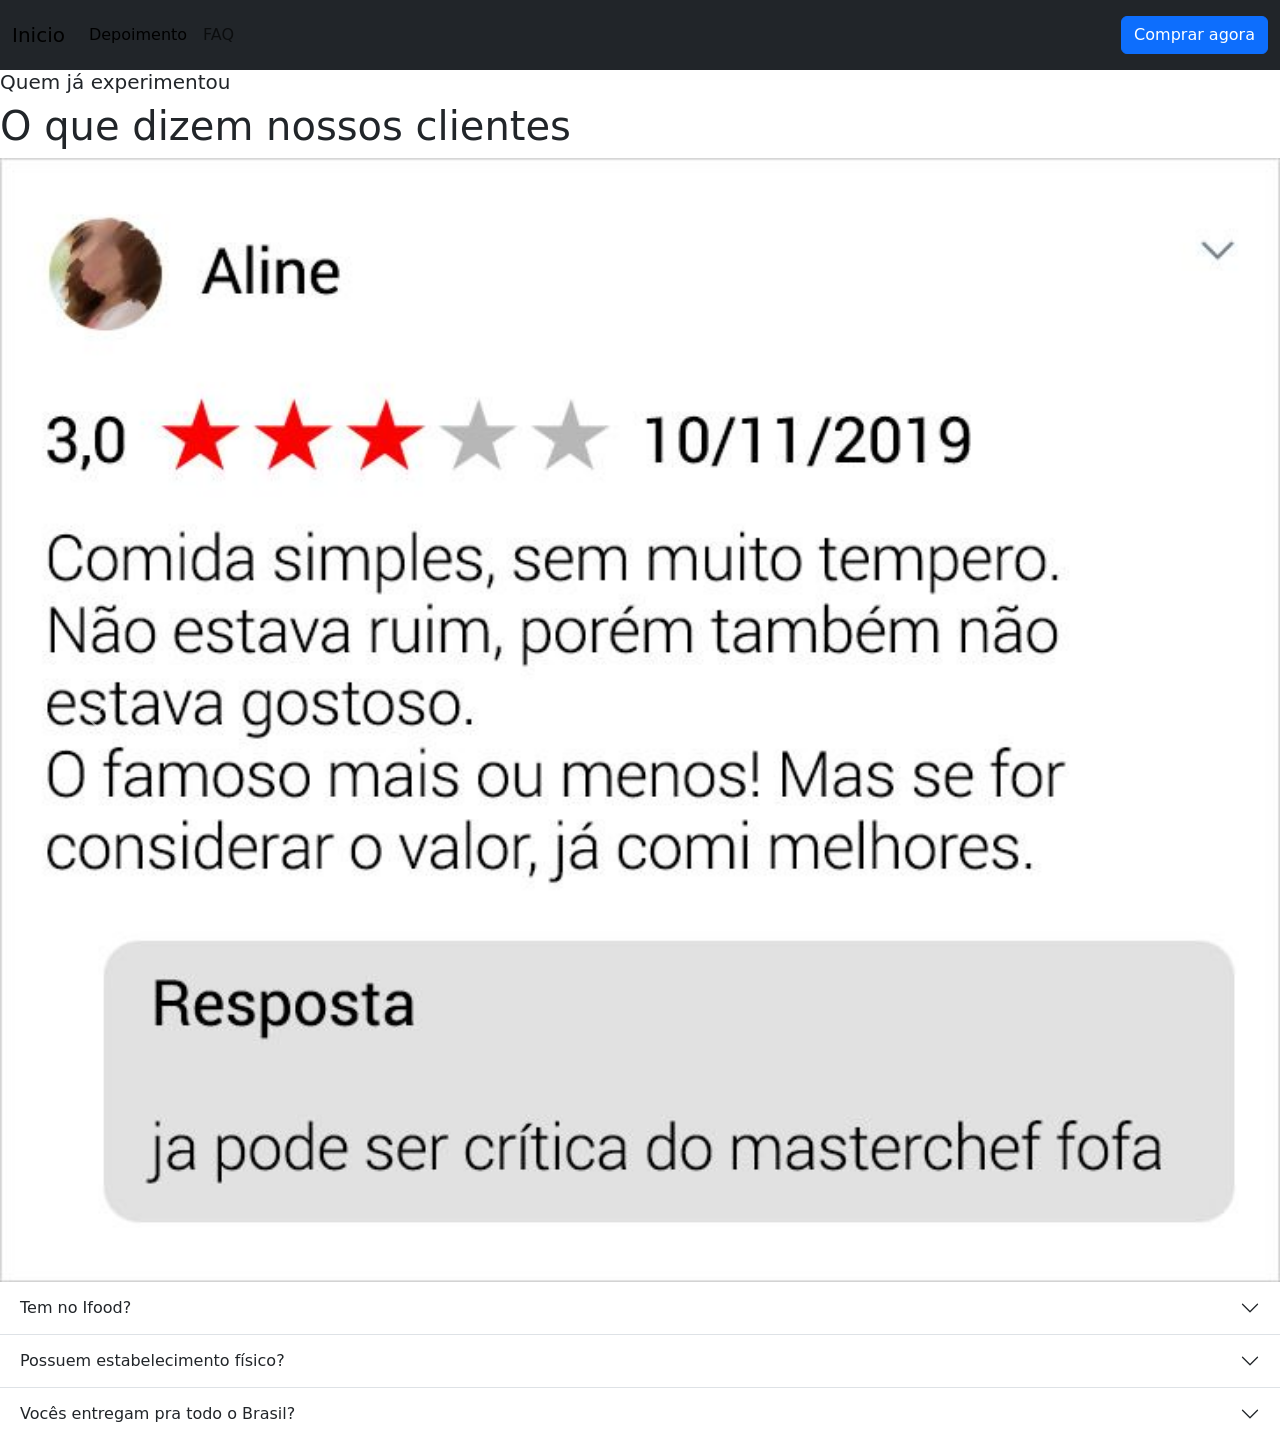
<file: bootstrap/index.html>
<!DOCTYPE html>
<html lang="en">
<head>
    <meta charset="UTF-8"><meta name="viewport" content="width=, initial-scale=1.0">
    <title>Demo Bootstrap</title>
    <link href="https://cdn.jsdelivr.net/npm/bootstrap@5.3.8/dist/css/bootstrap.min.css" rel="stylesheet"
        integrity="sha384-sRIl4kxILFvY47J16cr9ZwB07vP4J8+LH7qKQnuqkuIAvNWLzeN8tE5YBujZqJLB" crossorigin="anonymous">
</head>
<body>
    <section><nav class="navbar navbar-expand-lg bg-dark">
        <div class="container-fluid">
            <a class="navbar-brand" href="#">Inicio</a>
            <button class="navbar-toggler" type="button" data-bs-toggle="collapse" data-bs-target="#navbarText"
                aria-controls="navbarText" aria-expanded="false" aria-label="Toggle navigation">
                <span class="navbar-toggler-icon"></span>
            </button>
            <div class="collapse navbar-collapse" id="navbarText">
                <ul class="navbar-nav me-auto mb-2 mb-lg-0">
                    <li class="nav-item">
                        <a class="nav-link active" aria-current="page" href="#">Depoimento</a>
                    </li>
                    <li class="nav-item">
                        <a class="nav-link" href="#">FAQ</a>
                    </li>
                </ul>
                <span class="navbar-text">
                    <script src="https://cdn.jsdelivr.net/npm/bootstrap@5.3.8/dist/js/bootstrap.bundle.min.js"
                        integrity="sha384-FKyoEForCGlyvwx9Hj09JcYn3nv7wiPVlz7YYwJrWVcXK/BmnVDxM+D2scQbITxI"
                        crossorigin="anonymous"></script>
                    
                    <button type="button" class="btn btn-primary" data-bs-toggle="modal" data-bs-target="#exampleModal">
                        Comprar agora
                    </button>
                    
                    <!-- Modal -->
                    <div class="modal fade" id="exampleModal" tabindex="-1" aria-labelledby="exampleModalLabel" aria-hidden="true">
                        <div class="modal-dialog">
                            <div class="modal-content">
                                <div class="modal-header">
                                    <h1 class="modal-title fs-5" id="exampleModalLabel">Primeiro Bootstrap</h1>
                                    <button type="button" class="btn-close" data-bs-dismiss="modal" aria-label="Close"></button>
                                </div>
                                <div class="modal-body">
                                    <ul>
                                        <li>Camiseta</li>
                                        <li>Calça</li>
                                        <li>Jaqueta</li>
                                    </ul>
                                </div>
                                <div class="modal-footer">
                                    <button type="button" class="btn btn-secondary" data-bs-dismiss="modal">Fechar</button>
                                    <button type="button" class="btn btn-primary">Pagamento</button>
                                </div>
                            </div>
                        </div>
                    </div>
                </span>
            </div>
        </div>
    </nav>
    </section>
    
    <section>

        <h5> Quem já experimentou</h5>
        <h1>O que dizem nossos clientes</h1>

    <div id="carouselExampleIndicators" class="carousel slide">
        <div class="carousel-indicators">
            <button type="button" data-bs-target="#carouselExampleIndicators" data-bs-slide-to="0" class="active"
                aria-current="true" aria-label="Slide 1"></button>
            <button type="button" data-bs-target="#carouselExampleIndicators" data-bs-slide-to="1"
                aria-label="Slide 2"></button>
            <button type="button" data-bs-target="#carouselExampleIndicators" data-bs-slide-to="2"
                aria-label="Slide 3"></button>
        </div>
        <div class="carousel-inner">
            <div class="carousel-item active">
                <img src="./imgs/ifood2.jpg" class="d-block w-100" alt="comentario-2">
            </div>
            <div class="carousel-item">
                <img src="./imgs/ifood1.jpg" class="d-block w-100" alt="comentario-1">
            </div>
        </div>
        <button class="carousel-control-prev" type="button" data-bs-target="#carouselExampleIndicators"
            data-bs-slide="prev">
            <span class="carousel-control-prev-icon" aria-hidden="true"></span>
            <span class="visually-hidden">Previous</span>
        </button>
        <button class="carousel-control-next" type="button" data-bs-target="#carouselExampleIndicators"
            data-bs-slide="next">
            <span class="carousel-control-next-icon" aria-hidden="true"></span>
            <span class="visually-hidden">Next</span>
        </button>
    </div>
    </section>
    <div class="accordion accordion-flush" id="accordionFlushExample">
        <div class="accordion-item">
            <h2 class="accordion-header">
                <button class="accordion-button collapsed" type="button" data-bs-toggle="collapse"
                    data-bs-target="#flush-collapseOne" aria-expanded="false" aria-controls="flush-collapseOne">
                    Tem no Ifood?
                </button>
            </h2>
            <div id="flush-collapseOne" class="accordion-collapse collapse" data-bs-parent="#accordionFlushExample">
                <div class="accordion-body">Placeholder content for this accordion, which is intended to demonstrate the
                    <code>.accordion-flush</code> class. This is the first item’s accordion body.</div>
            </div>
        </div>
        <div class="accordion-item">
            <h2 class="accordion-header">
                <button class="accordion-button collapsed" type="button" data-bs-toggle="collapse"
                    data-bs-target="#flush-collapseTwo" aria-expanded="false" aria-controls="flush-collapseTwo">
                    Possuem estabelecimento físico?
                </button>
            </h2>
            <div id="flush-collapseTwo" class="accordion-collapse collapse" data-bs-parent="#accordionFlushExample">
                <div class="accordion-body">Placeholder content for this accordion, which is intended to demonstrate the
                    <code>.accordion-flush</code> class. This is the second item’s accordion body. Let’s imagine this being
                    filled with some actual content.</div>
            </div>
        </div>
        <div class="accordion-item">
            <h2 class="accordion-header">
                <button class="accordion-button collapsed" type="button" data-bs-toggle="collapse"
                    data-bs-target="#flush-collapseThree" aria-expanded="false" aria-controls="flush-collapseThree">
                    Vocês entregam pra todo o Brasil?
                </button>
            </h2>
            <div id="flush-collapseThree" class="accordion-collapse collapse" data-bs-parent="#accordionFlushExample">
                <div class="accordion-body">Placeholder content for this accordion, which is intended to demonstrate the
                    <code>.accordion-flush</code> class. This is the third item’s accordion body. Nothing more exciting
                    happening here in terms of content, but just filling up the space to make it look, at least at first
                    glance, a bit more representative of how this would look in a real-world application.</div>
            </div>
        </div>
    </div>
</body>
</html>
</file>
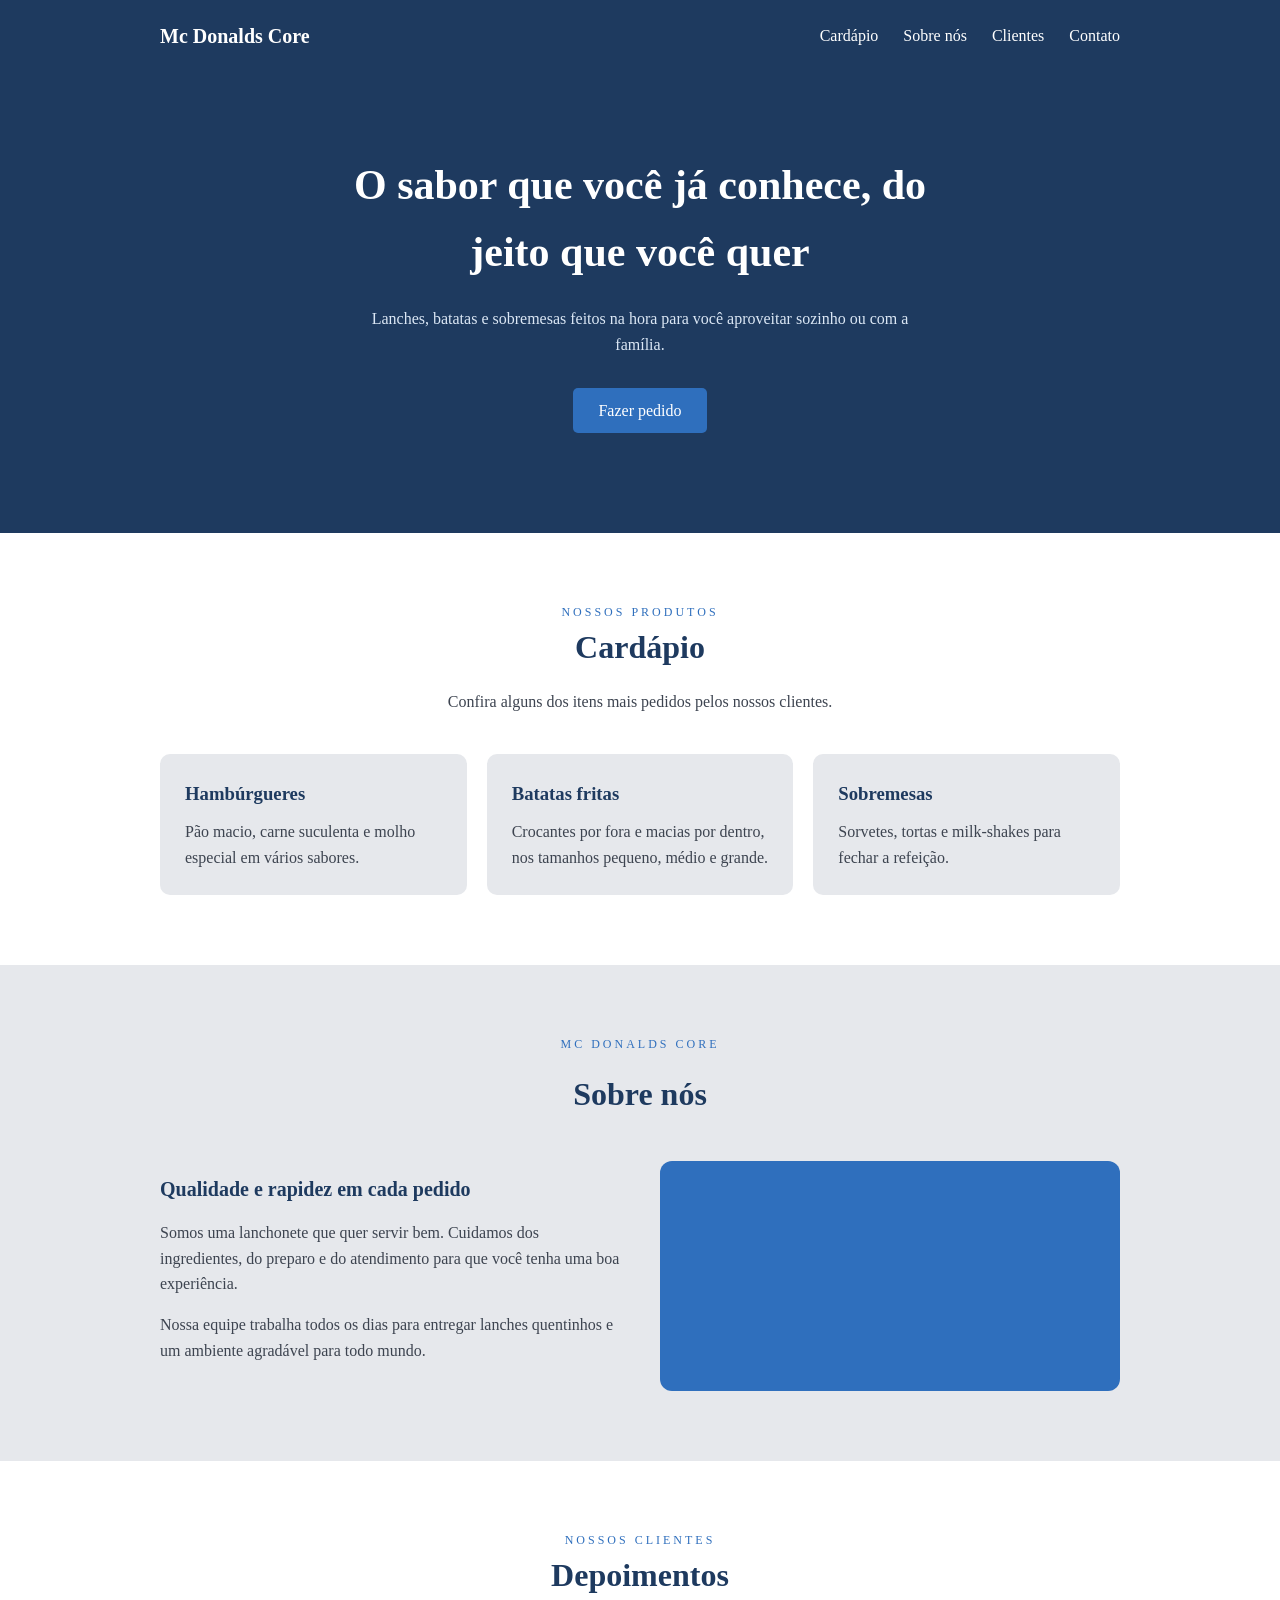
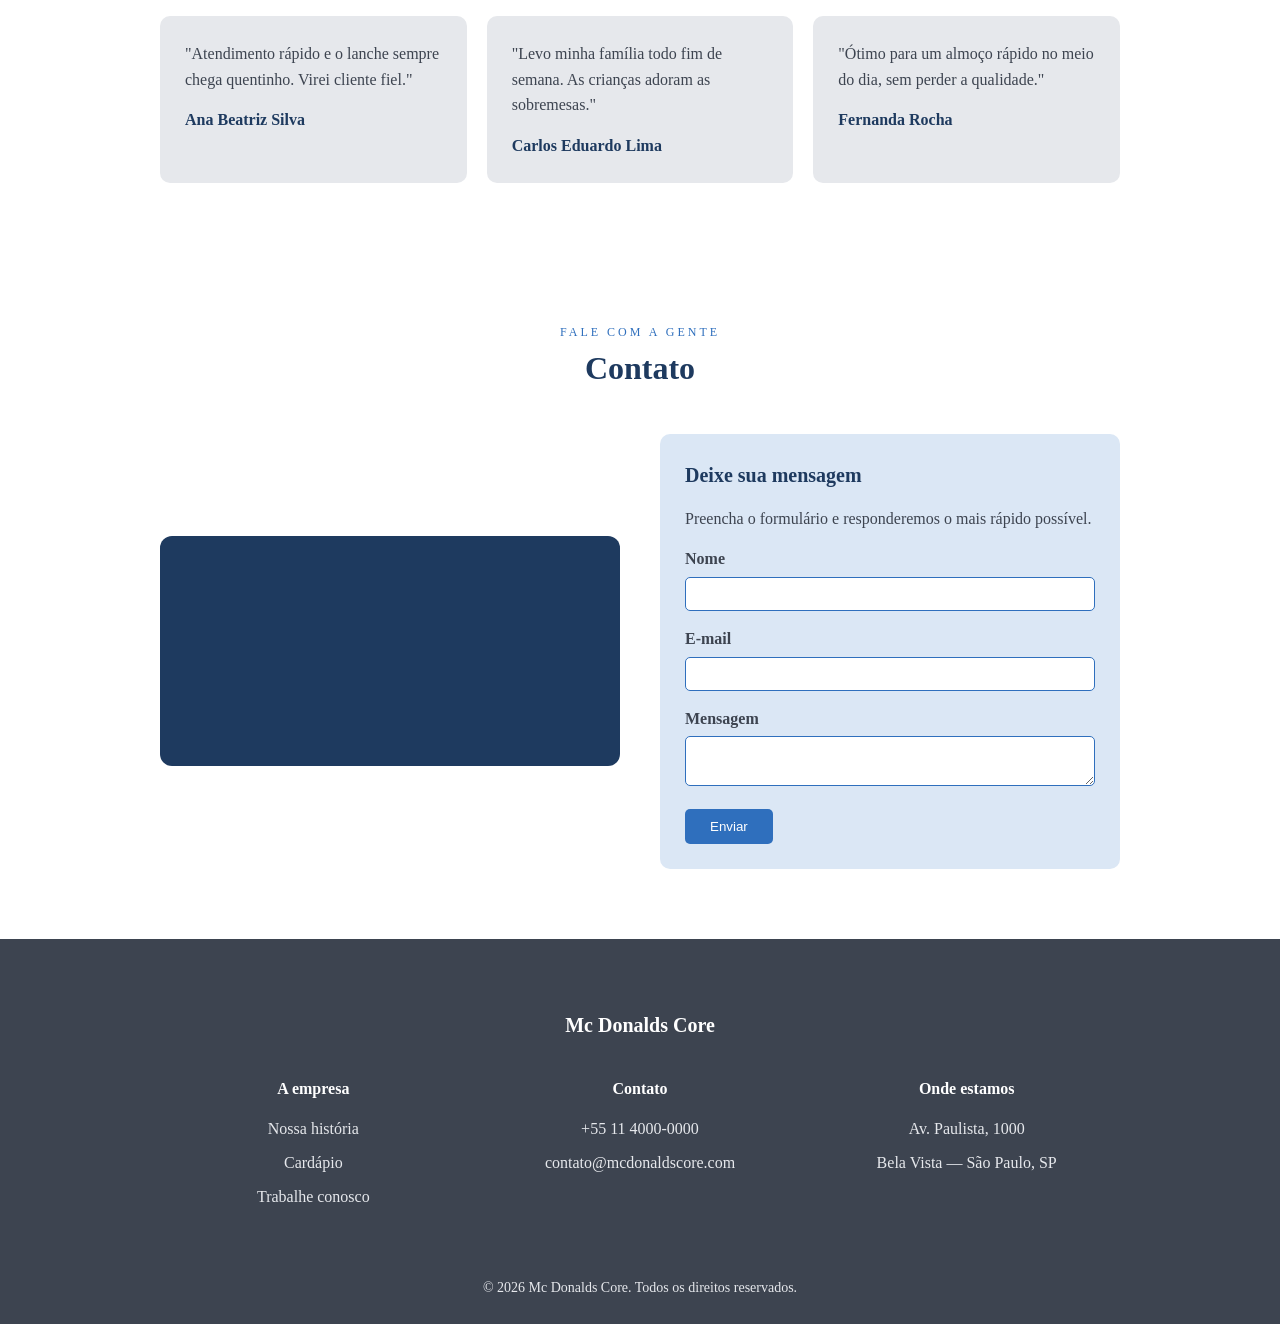
<file: CP5 - Front end/revisao/index.html>
<!DOCTYPE html>
<html lang="pt-br">
<head>
    <meta charset="UTF-8">
    <meta name="viewport" content="width=device-width, initial-scale=1.0">
    <link rel="stylesheet" href="./css/style.css">
    <title>Mc Donalds Core</title>
</head>
<body>

    <header id="topo">
        <nav id="menu" class="container flex">
            <a href="#inicio" class="logo" id="marca-topo">Mc Donalds Core</a>
            <ul class="flex">
                <li><a href="#cardapio">Cardápio</a></li>
                <li><a href="#sobre">Sobre nós</a></li>
                <li><a href="#clientes">Clientes</a></li>
                <li><a href="#contato">Contato</a></li>
            </ul>
        </nav>
    </header>

    <main>

        <section id="inicio" class="banner">
            <h1>O sabor que você já conhece, do jeito que você quer</h1>
            <p>Lanches, batatas e sobremesas feitos na hora para você aproveitar sozinho ou com a família.</p>
            <a href="#contato" class="btn">Fazer pedido</a>
        </section>

        <section id="cardapio" class="container">
            <p class="subtitle">Nossos produtos</p>
            <h2>Cardápio</h2>
            <p class="text">Confira alguns dos itens mais pedidos pelos nossos clientes.</p>

            <div class="grid-3">
                <div class="card">
                    <h3>Hambúrgueres</h3>
                    <p>Pão macio, carne suculenta e molho especial em vários sabores.</p>
                </div>
                <div class="card">
                    <h3>Batatas fritas</h3>
                    <p>Crocantes por fora e macias por dentro, nos tamanhos pequeno, médio e grande.</p>
                </div>
                <div class="card">
                    <h3>Sobremesas</h3>
                    <p>Sorvetes, tortas e milk-shakes para fechar a refeição.</p>
                </div>
            </div>
        </section>

        <section id="sobre" class="bg-gray">
            <div class="container">
                <p class="subtitle">Mc Donalds Core</p>
                <h2>Sobre nós</h2>

                <div class="grid-2">
                    <div>
                        <h3 class="title">Qualidade e rapidez em cada pedido</h3>
                        <p>Somos uma lanchonete que quer servir bem. Cuidamos dos ingredientes, do preparo e do atendimento para que você tenha uma boa experiência.</p>
                        <p>Nossa equipe trabalha todos os dias para entregar lanches quentinhos e um ambiente agradável para todo mundo.</p>
                    </div>
                    <div class="box box-1"></div>
                </div>
            </div>
        </section>

        <section id="clientes" class="container">
            <p class="subtitle">Nossos clientes</p>
            <h2>Depoimentos</h2>

            <div class="grid-3">
                <div class="card">
                    <p class="quote">"Atendimento rápido e o lanche sempre chega quentinho. Virei cliente fiel."</p>
                    <p class="name">Ana Beatriz Silva</p>
                </div>
                <div class="card">
                    <p class="quote">"Levo minha família todo fim de semana. As crianças adoram as sobremesas."</p>
                    <p class="name">Carlos Eduardo Lima</p>
                </div>
                <div class="card">
                    <p class="quote">"Ótimo para um almoço rápido no meio do dia, sem perder a qualidade."</p>
                    <p class="name">Fernanda Rocha</p>
                </div>
            </div>
        </section>

        <section id="contato" class="container">
            <p class="subtitle">Fale com a gente</p>
            <h2>Contato</h2>

            <div class="grid-2">
                <div class="box box-2"></div>

                <form class="form" id="formulario">
                    <h3 class="title">Deixe sua mensagem</h3>
                    <p>Preencha o formulário e responderemos o mais rápido possível.</p>

                    <label for="nome">Nome</label>
                    <input type="text" id="nome" name="nome">

                    <label for="email">E-mail</label>
                    <input type="email" id="email" name="email">

                    <label for="mensagem">Mensagem</label>
                    <textarea id="mensagem" name="mensagem"></textarea>

                    <input type="submit" value="Enviar">
                </form>
            </div>
        </section>

    </main>

    <footer id="rodape">
        <div class="container">
            <p class="logo">Mc Donalds Core</p>

            <div class="grid-3 columns">
                <div>
                    <h3>A empresa</h3>
                    <ul>
                        <li><a href="#sobre">Nossa história</a></li>
                        <li><a href="#cardapio">Cardápio</a></li>
                        <li><a href="#">Trabalhe conosco</a></li>
                    </ul>
                </div>
                <div>
                    <h3>Contato</h3>
                    <p>+55 11 4000-0000</p>
                    <p>contato@mcdonaldscore.com</p>
                </div>
                <div>
                    <h3>Onde estamos</h3>
                    <p>Av. Paulista, 1000</p>
                    <p>Bela Vista — São Paulo, SP</p>
                </div>
            </div>

            <p class="copyright">© 2026 Mc Donalds Core. Todos os direitos reservados.</p>
        </div>
    </footer>

</body>
</html>
</file>
<file: CP5 - Front end/revisao/css/style.css>
:root {
    --azul-escuro: #1e3a5f;
    --azul: #2f6fbd;
    --azul-claro: #dbe7f5;
    --cinza-escuro: #3d4450;
    --cinza: #e6e8ec;
    --branco: #ffffff;
}

* {
    box-sizing: border-box;
    margin: 0;
    padding: 0;
}

ul {
    list-style: none;
}

body {
    font-family: fantasy;
    background-color: var(--branco);
    color: var(--cinza-escuro);
    line-height: 1.6;
}

h1, h2, h3 {
    color: var(--azul-escuro);
}

a {
    text-decoration: none;
    color: inherit;
}

.container {
    max-width: 1000px;
    margin: auto;
    padding: 70px 20px;
}

.flex {
    display: flex;
    justify-content: space-between;
    align-items: center;
}

h2 {
    font-size: 32px;
    text-align: center;
    margin-bottom: 15px;
}

.subtitle {
    text-align: center;
    text-transform: uppercase;
    letter-spacing: 3px;
    font-size: 12px;
    color: var(--azul);
}

.text {
    max-width: 550px;
    margin: 0 auto 40px;
    text-align: center;
}

.title {
    font-size: 20px;
    margin-bottom: 15px;
}

.btn {
    display: inline-block;
    background-color: var(--azul);
    color: var(--branco);
    padding: 10px 25px;
    border-radius: 5px;
    transition: background-color .3s;
}

.btn:hover {
    background-color: var(--azul-escuro);
}

header {
    background-color: var(--azul-escuro);
}

header .container {
    padding: 20px;
}

.logo {
    font-size: 20px;
    font-weight: 700;
    color: var(--branco);
}

nav ul {
    gap: 25px;
    color: var(--branco);
}

nav li a:hover {
    color: var(--azul-claro);
}

.banner {
    background-color: var(--azul-escuro);
    text-align: center;
    padding: 80px 20px 100px;
}

.banner h1 {
    color: var(--branco);
    font-size: 42px;
    max-width: 650px;
    margin: 0 auto 20px;
}

.banner p {
    color: var(--azul-claro);
    max-width: 550px;
    margin: 0 auto 30px;
}

.grid-3 {
    display: grid;
    grid-template-columns: repeat(3, 1fr);
    gap: 20px;
}

.grid-2 {
    display: grid;
    grid-template-columns: 1fr 1fr;
    gap: 40px;
    align-items: center;
    margin-top: 40px;
}

.card {
    background-color: var(--cinza);
    padding: 25px;
    border-radius: 10px;
    margin: 0;
}

.card h3 {
    margin-bottom: 10px;
}

.name {
    font-weight: 700;
    color: var(--azul-escuro);
}

.quote {
    margin-bottom: 15px;
}

.bg-gray {
    background-color: var(--cinza);
}

.bg-gray p {
    margin-bottom: 15px;
}

.box {
    height: 230px;
    border-radius: 12px;
}

.box-1 {
    background-color: var(--azul);
}

.box-2 {
    background-color: var(--azul-escuro);
}

.form {
    background-color: var(--azul-claro);
    border-radius: 10px;
    padding: 25px;
}

.form p {
    margin-bottom: 15px;
}

.form label {
    display: block;
    font-weight: 700;
    margin-bottom: 5px;
}

.form input[type="text"],
.form input[type="email"],
.form textarea {
    width: 100%;
    border: 1px solid var(--azul);
    border-radius: 5px;
    padding: 8px;
    margin-bottom: 15px;
    font-family: fantasy;
}

.form input[type="submit"] {
    background-color: var(--azul);
    color: var(--branco);
    border: none;
    border-radius: 5px;
    padding: 10px 25px;
    cursor: pointer;
}

.form input[type="submit"]:hover {
    background-color: var(--azul-escuro);
}

footer {
    background-color: var(--cinza-escuro);
    color: var(--cinza);
    text-align: center;
}

footer .container {
    padding-bottom: 25px;
}

footer .logo {
    margin-bottom: 35px;
}

.columns h3 {
    color: var(--branco);
    font-size: 16px;
    margin-bottom: 15px;
}

.columns li,
.columns p {
    margin-bottom: 8px;
}

.columns a:hover {
    color: var(--branco);
}

.copyright {
    margin-top: 40px;
    padding-top: 20px;
    font-size: 14px;
}

@media (max-width: 850px) {
    .grid-3 {
        grid-template-columns: repeat(2, 1fr);
    }

    .grid-2 {
        grid-template-columns: 1fr;
    }
}

@media (max-width: 500px) {
    header .container {
        flex-direction: column;
        gap: 15px;
    }

    nav ul {
        gap: 15px;
    }

    .banner h1 {
        font-size: 30px;
    }

    .grid-3 {
        grid-template-columns: 1fr;
    }

    .container {
        padding: 50px 20px;
    }
}
</file>
